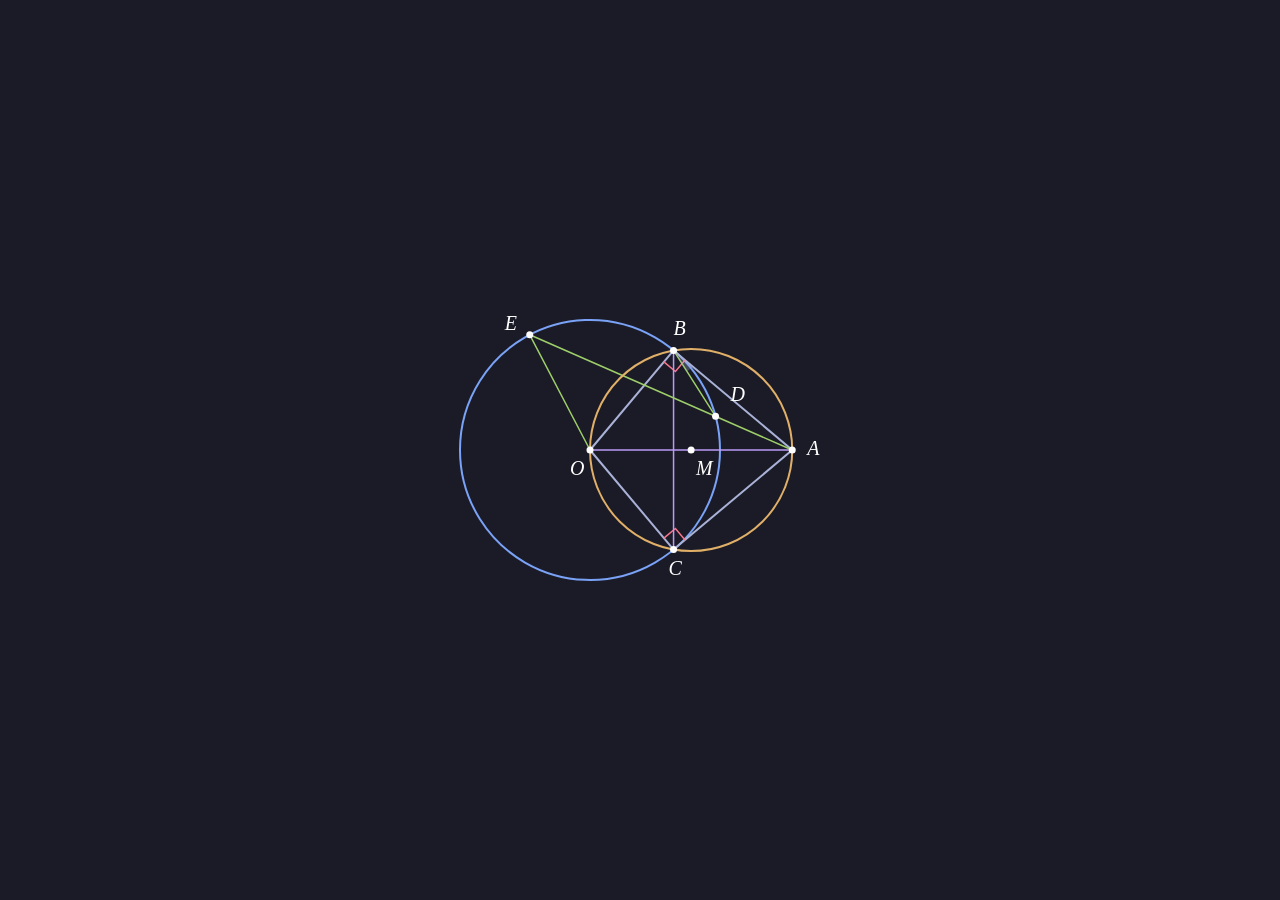
<file: duongtronhaitieptuyen.html>
<!DOCTYPE html>
<html lang="vi">
<head>
    <meta charset="UTF-8">
    <title>Hoạt ảnh TikZ - Toán học Nền Tối</title>
    <style>
        /* GIAO DIỆN NỀN TỐI CAO CẤP */
        body {
            background-color: #1a1b26; /* Màu nền Dark Theme (Tokyo Night) */
            display: flex;
            justify-content: center;
            align-items: center;
            height: 100vh;
            margin: 0;
            font-family: 'Times New Roman', Times, serif;
            font-style: italic;
        }

        .canvas-container {
            position: relative;
            width: 600px;
            height: 500px;
        }

        svg {
            width: 100%;
            height: 100%;
            overflow: visible;
        }

        /* 1. HIỆU ỨNG TỰ VẼ NÉT (DRAW PATH) */
        .draw-path {
            fill: none;
            stroke-linecap: round;
            stroke-linejoin: round;
            stroke-dasharray: 3000; /* Đủ lớn để bao phủ mọi đường */
            stroke-dashoffset: 3000;
            animation: drawAnim var(--dur, 2s) ease-in-out forwards;
            animation-delay: var(--delay, 0s);
        }
        @keyframes drawAnim { to { stroke-dashoffset: 0; } }

        /* 2. HIỆU ỨNG HIỆN DẦN (FADE IN) */
        .fade-in {
            opacity: 0;
            animation: fadeInAnim 0.5s ease-out forwards;
            animation-delay: var(--delay, 0s);
        }
        @keyframes fadeInAnim { to { opacity: 1; } }

        /* 3. HIỆU ỨNG NÉT ĐỨT THÀNH NÉT LIỀN (DASHED TO SOLID) */
        .dashed-to-solid {
            fill: none;
            stroke: #e0af68; 
            stroke-width: 2;
            stroke-dasharray: 8, 8; 
            opacity: 0;
            animation: 
                fadeInAnim 0.5s ease-out forwards 7.5s,
                makeSolid 1s ease-in-out forwards 9s;
        }
        @keyframes makeSolid { to { stroke-dasharray: 3000, 0; } }

        /* 4. HIỆU ỨNG ĐIỂM SÁNG CHẠY Ở ĐẦU NÉT VẼ */
        .glowing-dot {
            position: absolute;
            width: 10px;
            height: 10px;
            border-radius: 50%;
            top: -5px; left: -5px; 
            opacity: 0;
            offset-path: var(--path);
            animation: moveDot var(--dur) ease-in-out forwards;
            animation-delay: var(--delay);
        }
        @keyframes moveDot {
            0% { offset-distance: 0%; opacity: 1; }
            95% { opacity: 1; }
            100% { offset-distance: 100%; opacity: 0; }
        }

        /* Tùy chỉnh màu sắc điểm sáng */
        .dot-blue { background: #7aa2f7; box-shadow: 0 0 15px 5px rgba(122, 162, 247, 0.8); }
        .dot-white { background: #a9b1d6; box-shadow: 0 0 15px 5px rgba(169, 177, 214, 0.8); }
        .dot-purple { background: #bb9af7; box-shadow: 0 0 15px 5px rgba(187, 154, 247, 0.8); }
        .dot-green { background: #9ece6a; box-shadow: 0 0 15px 5px rgba(158, 206, 106, 0.8); }
    </style>
</head>
<body>

<div class="canvas-container" id="container">
    
    <div id="glows"></div>

    <svg viewBox="-200 -250 500 500" id="mathSvg">
        <path id="circleO" class="draw-path" style="stroke: #7aa2f7; stroke-width: 2; --dur: 2s; --delay: 0s;"></path>
        
        <path id="pathOBA" class="draw-path" style="stroke: #a9b1d6; stroke-width: 2; --dur: 1.5s; --delay: 2.5s;"></path>
        <path id="pathOCA" class="draw-path" style="stroke: #a9b1d6; stroke-width: 2; --dur: 1.5s; --delay: 2.5s;"></path>
        
        <path id="rightB" class="fade-in" style="stroke: #f7768e; stroke-width: 1.5; fill: none; --delay: 4s;"></path>
        <path id="rightC" class="fade-in" style="stroke: #f7768e; stroke-width: 1.5; fill: none; --delay: 4s;"></path>

        <path id="pathOA" class="draw-path" style="stroke: #bb9af7; stroke-width: 1.5; --dur: 1s; --delay: 4.5s;"></path>
        <path id="pathBC" class="draw-path" style="stroke: #bb9af7; stroke-width: 1.5; --dur: 1s; --delay: 4.5s;"></path>

        <path id="pathSecant" class="draw-path" style="stroke: #9ece6a; stroke-width: 1.5; --dur: 1.5s; --delay: 6s;"></path>
        <path id="pathOE" class="draw-path" style="stroke: #9ece6a; stroke-width: 1.5; --dur: 1s; --delay: 6s;"></path>
        <path id="pathDB" class="draw-path" style="stroke: #9ece6a; stroke-width: 1.5; --dur: 1s; --delay: 6s;"></path>
        <path id="angleDBA" class="fade-in" style="fill: rgba(169, 177, 214, 0.3); --delay: 7s;"></path>

        <circle id="circleM" class="dashed-to-solid"></circle>

        <g id="dots" fill="#fff">
            <circle id="dotO" r="3.5" class="fade-in" style="--delay: 1.5s;"></circle>
            <circle id="dotA" r="3.5" class="fade-in" style="--delay: 3.5s;"></circle>
            <circle id="dotB" r="3.5" class="fade-in" style="--delay: 3.5s;"></circle>
            <circle id="dotC" r="3.5" class="fade-in" style="--delay: 3.5s;"></circle>
            <circle id="dotD" r="3.5" class="fade-in" style="--delay: 6.5s;"></circle>
            <circle id="dotE" r="3.5" class="fade-in" style="--delay: 6.5s;"></circle>
            <circle id="dotM" r="3.5" class="fade-in" style="--delay: 8s;"></circle>
        </g>

        <g id="labels" fill="#fff" font-size="20">
            <text id="lblO" class="fade-in" style="--delay: 1.5s;">O</text>
            <text id="lblA" class="fade-in" style="--delay: 3.5s;">A</text>
            <text id="lblB" class="fade-in" style="--delay: 3.5s;">B</text>
            <text id="lblC" class="fade-in" style="--delay: 3.5s;">C</text>
            <text id="lblD" class="fade-in" style="--delay: 6.5s;">D</text>
            <text id="lblE" class="fade-in" style="--delay: 6.5s;">E</text>
            <text id="lblM" class="fade-in" style="--delay: 8s;">M</text>
        </g>
    </svg>
</div>

<script>
    // --- TOÁN HỌC VECTOR ---
    const R = 130; 
    const O = { x: 0, y: 0 };
    const alpha = 50 * Math.PI / 180;
    
    // Y trong SVG hướng xuống, nên ta đảo dấu góc để hình giống hệt TikZ
    const B = { x: R * Math.cos(-alpha), y: R * Math.sin(-alpha) };
    const C = { x: R * Math.cos(alpha), y: R * Math.sin(alpha) };
    const OA_len = R / Math.cos(alpha);
    const A = { x: OA_len, y: 0 };
    const M = { x: OA_len / 2, y: 0 };
    const r_M = OA_len / 2;

    function getD(k_val) {
        let theta = -alpha * k_val;
        return { x: R * Math.cos(theta), y: R * Math.sin(theta) };
    }

    function getE(ptA, ptD, ptO) {
        let vx = ptD.x - ptA.x, vy = ptD.y - ptA.y;
        let wx = ptO.x - ptA.x, wy = ptO.y - ptA.y;
        let t = (wx * vx + wy * vy) / (vx * vx + vy * vy);
        let Ix = ptA.x + t * vx, Iy = ptA.y + t * vy;
        return { x: 2 * Ix - ptD.x, y: 2 * Iy - ptD.y };
    }

    function getRightAngle(vertex, p1, p2, size = 15) {
        let v1 = { x: p1.x - vertex.x, y: p1.y - vertex.y };
        let len1 = Math.hypot(v1.x, v1.y); v1 = { x: v1.x/len1, y: v1.y/len1 };
        let v2 = { x: p2.x - vertex.x, y: p2.y - vertex.y };
        let len2 = Math.hypot(v2.x, v2.y); v2 = { x: v2.x/len2, y: v2.y/len2 };
        return `M ${vertex.x + v1.x*size} ${vertex.y + v1.y*size} 
                L ${vertex.x + (v1.x+v2.x)*size} ${vertex.y + (v1.y+v2.y)*size} 
                L ${vertex.x + v2.x*size} ${vertex.y + v2.y*size}`;
    }

    function getAngleFill(ptB, ptA, ptD, size = 25) {
        let angBA = Math.atan2(ptA.y - ptB.y, ptA.x - ptB.x);
        let angBD = Math.atan2(ptD.y - ptB.y, ptD.x - ptB.x);
        let p1 = { x: ptB.x + size * Math.cos(angBD), y: ptB.y + size * Math.sin(angBD) };
        let p2 = { x: ptB.x + size * Math.cos(angBA), y: ptB.y + size * Math.sin(angBA) };
        let sweep = ((p1.x - ptB.x)*(p2.y - ptB.y) - (p1.y - ptB.y)*(p2.x - ptB.x)) > 0 ? 1 : 0;
        return `M ${ptB.x} ${ptB.y} L ${p1.x} ${p1.y} A ${size} ${size} 0 0 ${sweep} ${p2.x} ${p2.y} Z`;
    }

    // --- KHỞI TẠO VÀ CẬP NHẬT GIAO DIỆN ---
    let currentK = 0.3;

    function updateGeometry(k) {
        let D = getD(k);
        let E = getE(A, D, O);

        // Path vẽ hình
        const d_CircleO = `M ${O.x+R} ${O.y} A ${R} ${R} 0 1 1 ${O.x+R} ${O.y-0.1}`;
        const d_OBA = `M ${O.x} ${O.y} L ${B.x} ${B.y} L ${A.x} ${A.y}`;
        const d_OCA = `M ${O.x} ${O.y} L ${C.x} ${C.y} L ${A.x} ${A.y}`;
        const d_OA = `M ${O.x} ${O.y} L ${A.x} ${A.y}`;
        const d_BC = `M ${B.x} ${B.y} L ${C.x} ${C.y}`;
        const d_Secant = `M ${A.x} ${A.y} L ${E.x} ${E.y}`;
        const d_OE = `M ${O.x} ${O.y} L ${E.x} ${E.y}`;
        const d_DB = `M ${D.x} ${D.y} L ${B.x} ${B.y}`;

        // Set path
        document.getElementById('circleO').setAttribute('d', d_CircleO);
        document.getElementById('pathOBA').setAttribute('d', d_OBA);
        document.getElementById('pathOCA').setAttribute('d', d_OCA);
        document.getElementById('pathOA').setAttribute('d', d_OA);
        document.getElementById('pathBC').setAttribute('d', d_BC);
        document.getElementById('pathSecant').setAttribute('d', d_Secant);
        document.getElementById('pathOE').setAttribute('d', d_OE);
        document.getElementById('pathDB').setAttribute('d', d_DB);

        // Góc & Fill
        document.getElementById('rightB').setAttribute('d', getRightAngle(B, O, A));
        document.getElementById('rightC').setAttribute('d', getRightAngle(C, A, O));
        document.getElementById('angleDBA').setAttribute('d', getAngleFill(B, A, D));

        // Đường tròn tâm M
        let circM = document.getElementById('circleM');
        circM.setAttribute('cx', M.x); circM.setAttribute('cy', M.y); circM.setAttribute('r', r_M);

        // Các điểm 
        const setPt = (id, pt) => { let el = document.getElementById(id); el.setAttribute('cx', pt.x); el.setAttribute('cy', pt.y); };
        setPt('dotO', O); setPt('dotA', A); setPt('dotB', B); setPt('dotC', C);
        setPt('dotD', D); setPt('dotE', E); setPt('dotM', M);

        // Nhãn
        const setLbl = (id, pt, dx, dy) => { let el = document.getElementById(id); el.setAttribute('x', pt.x+dx); el.setAttribute('y', pt.y+dy); };
        setLbl('lblO', O, -20, 25); setLbl('lblA', A, 15, 5);
        setLbl('lblB', B, 0, -15);  setLbl('lblC', C, -5, 25);
        setLbl('lblD', D, 15, -15); setLbl('lblE', E, -25, -5);
        setLbl('lblM', M, 5, 25);

        // Trả về dữ liệu path để tạo glowing dots
        return { d_CircleO, d_OBA, d_OCA, d_OA, d_BC, d_Secant, d_OE, d_DB };
    }

    // --- KHỞI TẠO ĐIỂM SÁNG CHẠY (GLOWING DOTS) ---
    function createGlowDots(paths) {
        const glowContainer = document.getElementById('glows');
        const dotsConfig = [
            { path: paths.d_CircleO, delay: '0s', dur: '2s', colorClass: 'dot-blue' },
            { path: paths.d_OBA, delay: '2.5s', dur: '1.5s', colorClass: 'dot-white' },
            { path: paths.d_OCA, delay: '2.5s', dur: '1.5s', colorClass: 'dot-white' },
            { path: paths.d_OA, delay: '4.5s', dur: '1s', colorClass: 'dot-purple' },
            { path: paths.d_BC, delay: '4.5s', dur: '1s', colorClass: 'dot-purple' },
            { path: paths.d_Secant, delay: '6s', dur: '1.5s', colorClass: 'dot-green' },
            { path: paths.d_OE, delay: '6s', dur: '1s', colorClass: 'dot-green' },
            { path: paths.d_DB, delay: '6s', dur: '1s', colorClass: 'dot-green' }
        ];

        // Khung nhìn của SVG là ViewBox -200 -250. HTML div cần offset lại cho chuẩn.
        let offsetX = 250; 
        let offsetY = 250;

        dotsConfig.forEach(cfg => {
            let dot = document.createElement('div');
            dot.className = `glowing-dot ${cfg.colorClass}`;
            // Điều chỉnh offset-path theo hệ tọa độ của SVG (dịch chuyển +200 x, +250 y)
            let adjustedPath = cfg.path.replace(/([A-Z])|([-\d.]+)/g, (match, letter, num) => {
                if (letter) return letter;
                return parseFloat(num);
            });
            dot.style.cssText = `offset-path: path('${adjustedPath}'); --dur: ${cfg.dur}; --delay: ${cfg.delay}; left: ${offsetX}px; top: ${offsetY}px;`;
            glowContainer.appendChild(dot);
        });
    }

    // --- TIMELINE VÀ CHUYỂN ĐỘNG JS ---
    let initialPaths = updateGeometry(currentK);
    createGlowDots(initialPaths);

    // Đợi 10.5 giây cho toàn bộ CSS animations (vẽ nét, điểm sáng) chạy xong
    setTimeout(() => {
        // Gỡ bỏ class tĩnh để JS tiếp quản mượt mà mà không bị nháy nét
        document.querySelectorAll('.draw-path, .dashed-to-solid').forEach(el => {
            el.style.animation = 'none';
            el.style.strokeDasharray = 'none'; 
            el.style.strokeDashoffset = '0';
            el.style.opacity = '1';
        });

        // Vòng lặp chuyển động JS
        let kPhase = 0; // 0: chạy lên 0.9, 1: chạy lùi -0.9, 2: về 0.3
        let lastTime = performance.now();

        function animateMotion(time) {
            let dt = time - lastTime;
            lastTime = time;
            let speed = 0.0006 * dt;

            if (kPhase === 0) {
                currentK += speed;
                if (currentK >= 0.9) { currentK = 0.9; kPhase = 1; }
            } else if (kPhase === 1) {
                currentK -= speed;
                if (currentK <= -0.9) { currentK = -0.9; kPhase = 2; }
            } else if (kPhase === 2) {
                currentK += speed;
                if (currentK >= 0.3) { currentK = 0.3; kPhase = 0; } // Lặp vô tận
            }

            updateGeometry(currentK);
            requestAnimationFrame(animateMotion);
        }
        
        requestAnimationFrame(animateMotion);
    }, 10500); 

</script>
</body>
</html>
</file>
